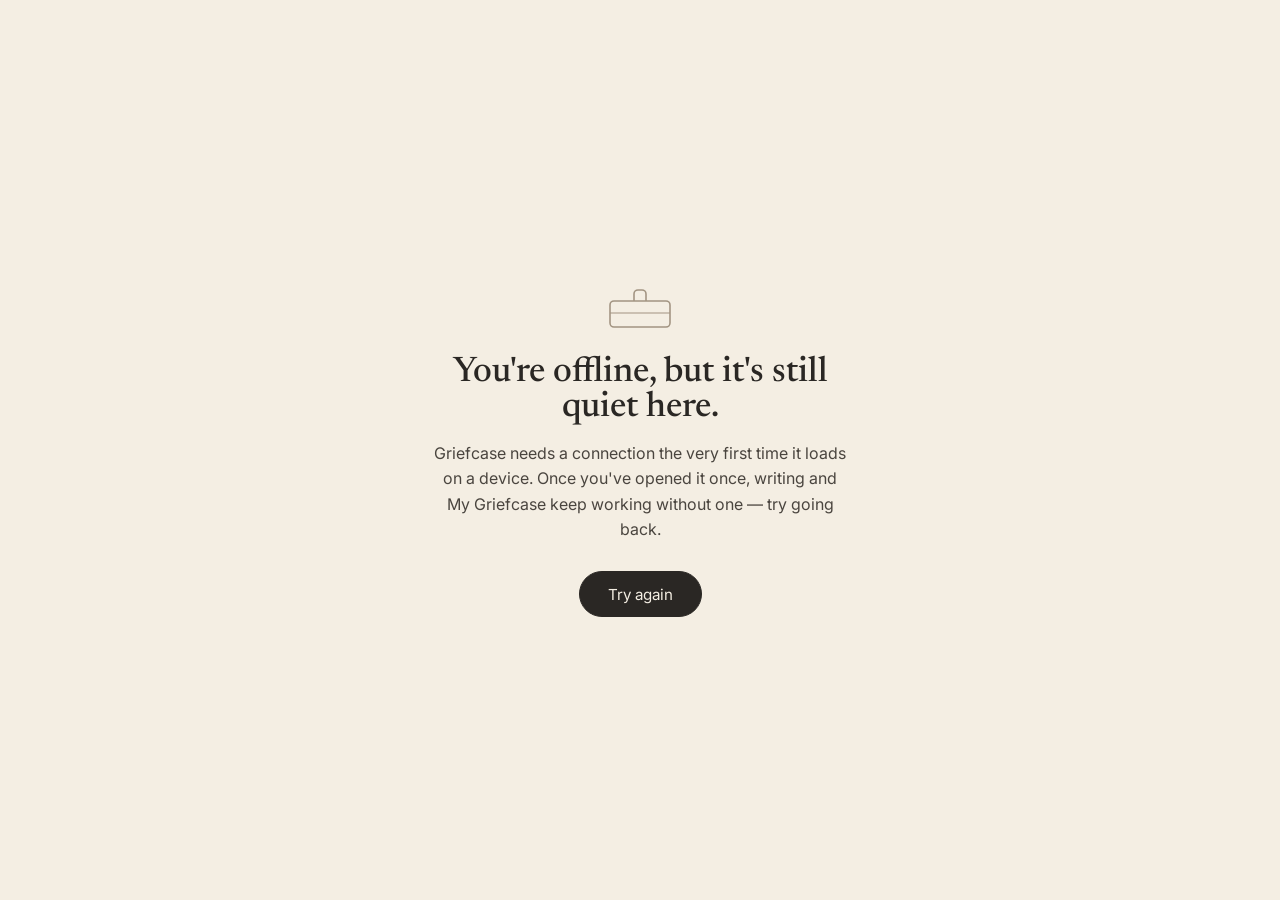
<file: offline.html>
<!DOCTYPE html>
<html lang="en">
<head>
<meta charset="UTF-8">
<meta name="viewport" content="width=device-width, initial-scale=1">
<title>Griefcase — offline</title>
<link rel="manifest" href="manifest.webmanifest">
<meta name="theme-color" content="#F4EEE3">
<link href="https://fonts.googleapis.com/css2?family=Newsreader:ital,wght@0,400;0,500;1,400&family=Inter:wght@400;500&display=swap" rel="stylesheet">
<style>
  :root {
    --color-cream: #F4EEE3;
    --color-charcoal: #2A2724;
    --color-charcoal-soft: #4A453F;
    --color-taupe: #B7A896;
  }
  * { box-sizing: border-box; }
  body {
    margin: 0;
    min-height: 100svh;
    display: flex;
    align-items: center;
    justify-content: center;
    background: var(--color-cream);
    color: var(--color-charcoal);
    font-family: "Inter", -apple-system, sans-serif;
    text-align: center;
    padding: 2rem;
  }
  .wrap { max-width: 420px; }
  h1 {
    font-family: "Newsreader", Georgia, serif;
    font-weight: 500;
    font-size: clamp(1.6rem, 5vw, 2.2rem);
    margin: 0 0 1rem;
  }
  p { color: var(--color-charcoal-soft); line-height: 1.6; margin: 0 0 1.75rem; }
  button {
    font: inherit;
    font-size: 0.95rem;
    padding: 0.8rem 1.75rem;
    border-radius: 999px;
    border: 1px solid var(--color-charcoal);
    background: var(--color-charcoal);
    color: var(--color-cream);
    cursor: pointer;
  }
  svg { margin: 0 auto 1.5rem; display: block; opacity: 0.8; }
</style>
</head>
<body>
  <div class="wrap">
    <svg width="64" height="48" viewBox="0 0 64 48" aria-hidden="true">
      <rect x="2" y="18" width="60" height="26" rx="4" fill="none" stroke="#8F7F6B" stroke-width="1.6"/>
      <path d="M26 18v-7a4 4 0 0 1 4-4h4a4 4 0 0 1 4 4v7" fill="none" stroke="#8F7F6B" stroke-width="1.6"/>
      <line x1="2" y1="30" x2="62" y2="30" stroke="#8F7F6B" stroke-width="1.2"/>
    </svg>
    <h1>You're offline, but it's still quiet here.</h1>
    <p>Griefcase needs a connection the very first time it loads on a device. Once you've opened it once, writing and My Griefcase keep working without one — try going back.</p>
    <button onclick="window.location.href = 'index.html'">Try again</button>
  </div>
</body>
</html>
</file>
